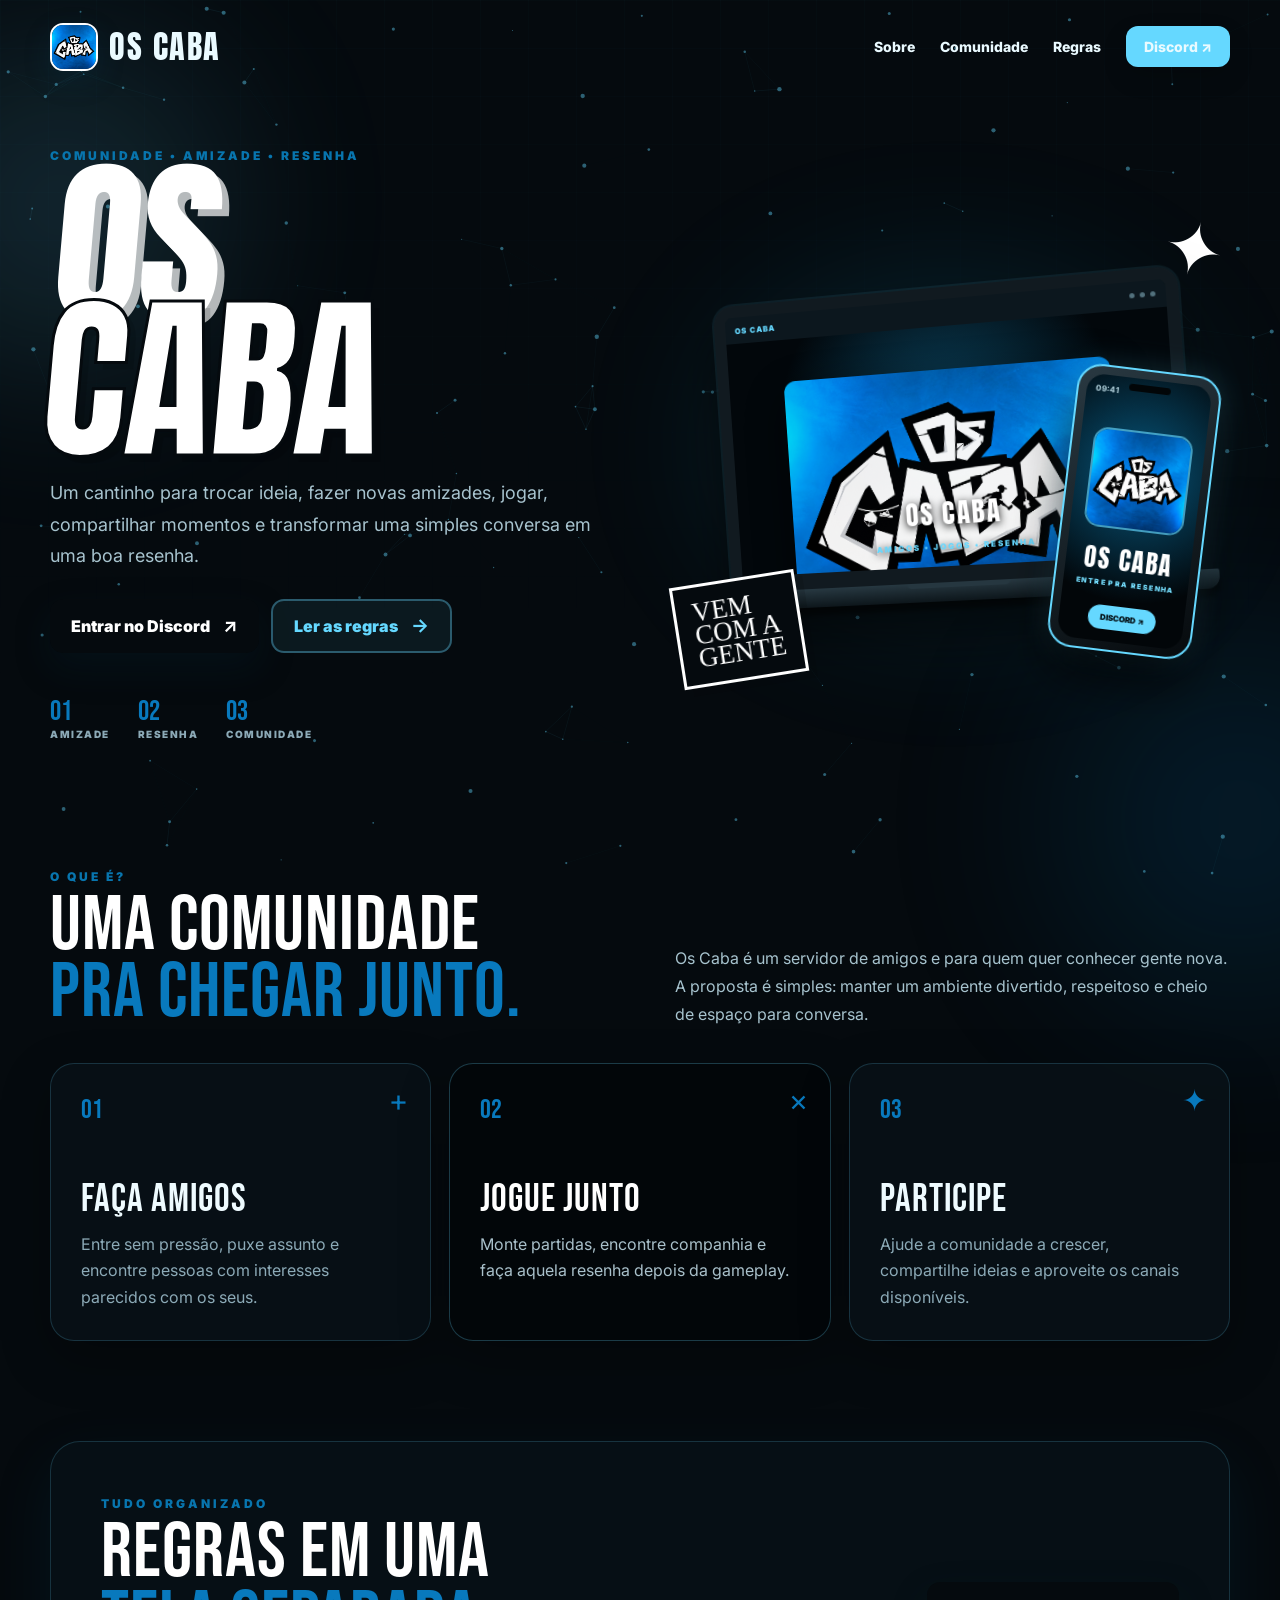
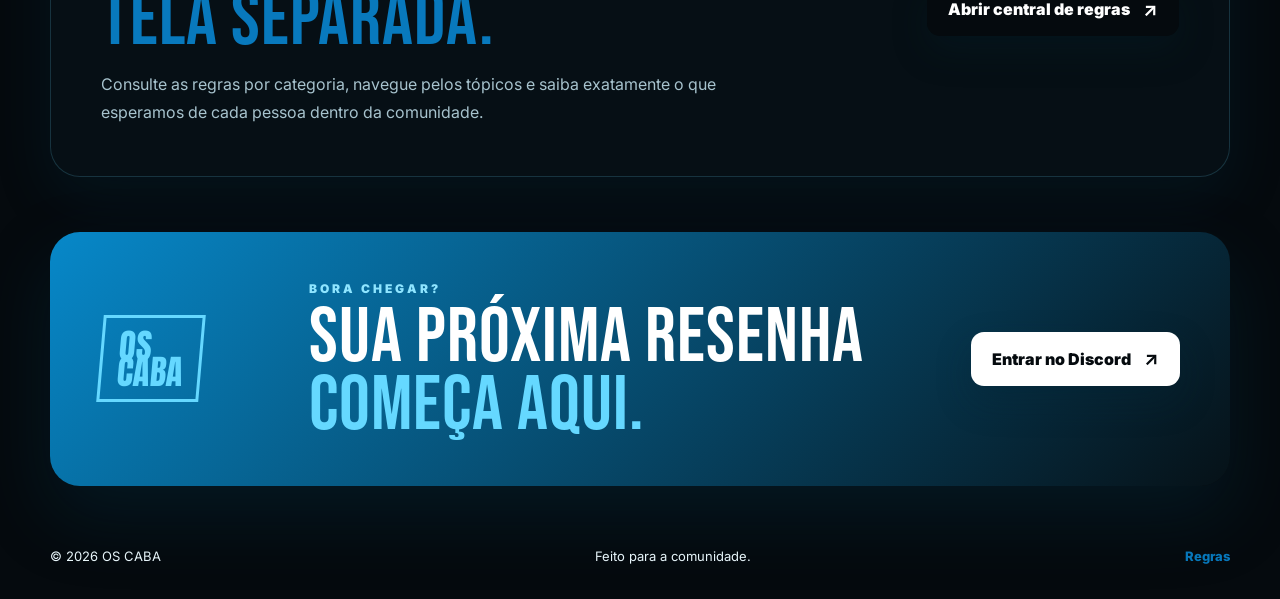
<file: index.html>
<!DOCTYPE html>
<html lang="pt-BR">
<head>
  <meta charset="UTF-8">
  <meta name="viewport" content="width=device-width, initial-scale=1.0">
  <meta name="theme-color" content="#65d8ff">
  <meta name="description" content="Os Caba — comunidade para fazer amigos, conversar, jogar e participar de uma boa resenha.">
  <title>Os Caba | Comunidade</title>
  <link rel="preconnect" href="https://fonts.googleapis.com">
  <link rel="preconnect" href="https://fonts.gstatic.com" crossorigin>
  <link href="https://fonts.googleapis.com/css2?family=Anton&family=Bebas+Neue&family=Permanent+Marker&family=Inter:wght@400;500;600;700;800;900&display=swap" rel="stylesheet">
  <link rel="stylesheet" href="style.css">
</head>
<body>
  <div class="bg-grid"></div><canvas id="particles"></canvas>
  <div class="blob blob-a"></div>
  <div class="blob blob-b"></div>

  <header class="navbar">
    <a class="brand" href="index.html">
      <img src="logo.png" alt="Logo Os Caba">
      <span>OS CABA</span>
    </a>
    <nav>
      <a href="#sobre">Sobre</a>
      <a href="#comunidade">Comunidade</a>
      <a href="regras.html" class="rules-link">Regras</a>
      <a href="https://discord.gg/Zhnh6x86F3" target="_blank" rel="noopener noreferrer" class="top-btn">Discord ↗</a>
    </nav>
  </header>

  <main>
    <section class="hero">
      <div class="hero-copy">
        <div class="tag">COMUNIDADE • AMIZADE • RESENHA</div>
        <h1>OS<br><span>CABA</span></h1>
        <p class="lead">
          Um cantinho para trocar ideia, fazer novas amizades, jogar, compartilhar
          momentos e transformar uma simples conversa em uma boa resenha.
        </p>
        <div class="actions">
          <a class="primary-btn" href="https://discord.gg/Zhnh6x86F3" target="_blank" rel="noopener noreferrer">
            <span>Entrar no Discord</span><b>↗</b>
          </a>
          <a class="secondary-btn" href="regras.html">
            Ler as regras <b>→</b>
          </a>
        </div>
        <div class="mini-stats">
          <div><strong>01</strong><span>AMIZADE</span></div>
          <div><strong>02</strong><span>RESENHA</span></div>
          <div><strong>03</strong><span>COMUNIDADE</span></div>
        </div>
      </div>

      <div class="hero-visual">
        <div class="device-scene">
          <div class="device-glow"></div>
          <div class="laptop">
            <div class="laptop-screen">
              <div class="screen-top"><span>OS CABA</span><i></i><i></i><i></i></div>
              <div class="screen-content">
                <img src="logo.png" alt="Imagem Os Caba no notebook">
                <div class="screen-copy"><b>OS CABA</b><small>AMIGOS • JOGOS • RESENHA</small></div>
              </div>
            </div>
            <div class="laptop-base"></div>
          </div>
          <div class="phone">
            <div class="phone-speaker"></div>
            <div class="phone-screen">
              <div class="phone-status">09:41</div>
              <img src="logo.png" alt="Imagem Os Caba no celular">
              <strong>OS CABA</strong>
              <small>ENTRE PRA RESENHA</small>
              <span class="phone-pill">DISCORD ↗</span>
            </div>
          </div>
          <div class="stamp">VEM<br>COM A<br>GENTE</div>
          <div class="scribble">✦</div>
        </div>
      </div>
    </section>

    <section class="section" id="sobre">
      <div class="section-head">
        <div>
          <span class="section-kicker">O QUE É?</span>
          <h2>Uma comunidade<br><span>pra chegar junto.</span></h2>
        </div>
        <p>
          Os Caba é um servidor de amigos e para quem quer conhecer gente nova.
          A proposta é simples: manter um ambiente divertido, respeitoso e cheio
          de espaço para conversa.
        </p>
      </div>

      <div class="cards" id="comunidade">
        <article class="card">
          <span class="number">01</span>
          <h3>Faça amigos</h3>
          <p>Entre sem pressão, puxe assunto e encontre pessoas com interesses parecidos com os seus.</p>
          <span class="card-mark">+</span>
        </article>
        <article class="card dark">
          <span class="number">02</span>
          <h3>Jogue junto</h3>
          <p>Monte partidas, encontre companhia e faça aquela resenha depois da gameplay.</p>
          <span class="card-mark">×</span>
        </article>
        <article class="card">
          <span class="number">03</span>
          <h3>Participe</h3>
          <p>Ajude a comunidade a crescer, compartilhe ideias e aproveite os canais disponíveis.</p>
          <span class="card-mark">✦</span>
        </article>
      </div>
    </section>

    <section class="rules-preview">
      <div>
        <span class="section-kicker">TUDO ORGANIZADO</span>
        <h2>Regras em uma<br><span>tela separada.</span></h2>
        <p>
          Consulte as regras por categoria, navegue pelos tópicos e saiba exatamente
          o que esperamos de cada pessoa dentro da comunidade.
        </p>
      </div>
      <a class="primary-btn" href="regras.html">Abrir central de regras <b>↗</b></a>
    </section>

    <section class="final-cta">
      <div class="cta-mark">OS<br>CABA</div>
      <div>
        <span class="section-kicker">BORA CHEGAR?</span>
        <h2>Sua próxima resenha<br><span>começa aqui.</span></h2>
      </div>
      <a class="primary-btn white" href="https://discord.gg/Zhnh6x86F3" target="_blank" rel="noopener noreferrer">
        Entrar no Discord <b>↗</b>
      </a>
    </section>
  </main>

  <footer>
    <span>© 2026 OS CABA</span>
    <span>Feito para a comunidade.</span>
    <a href="regras.html">Regras</a>
  </footer>
<script src="particles.js"></script>
</body>
</html>
</file>
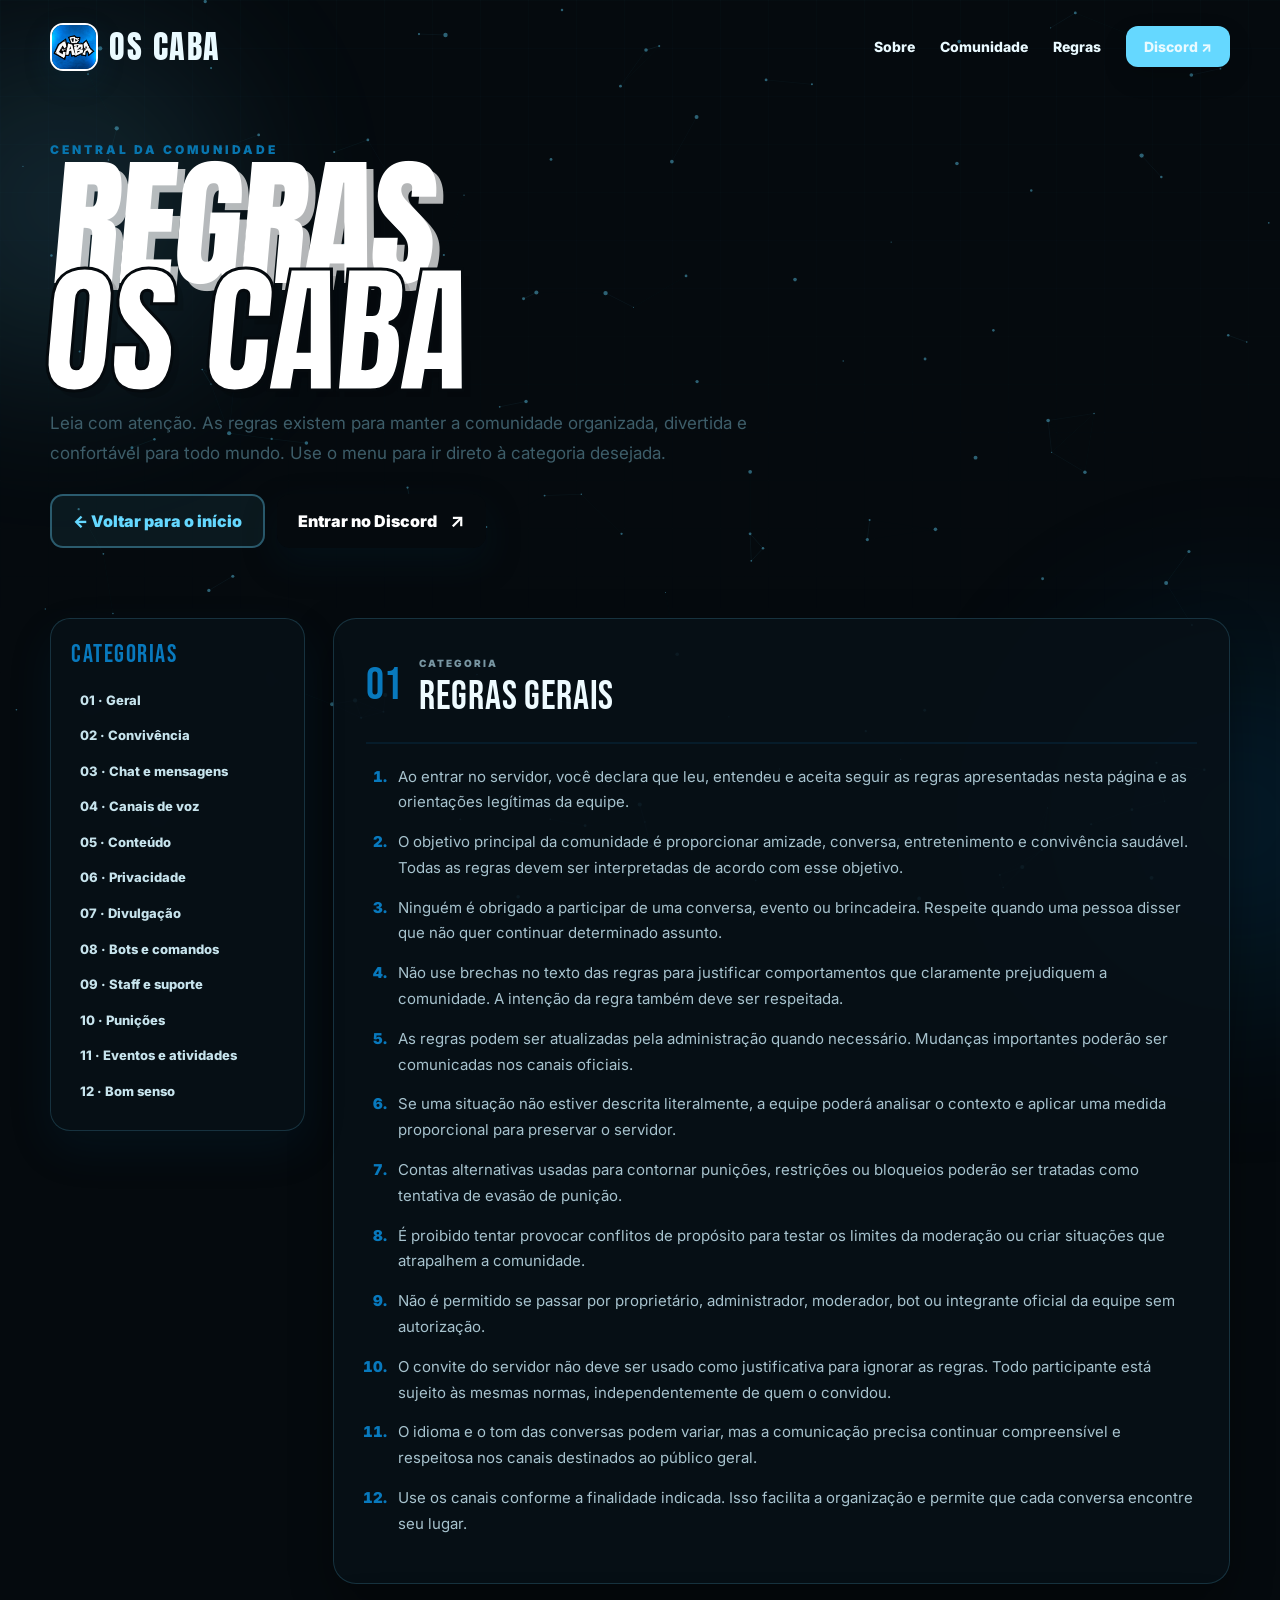
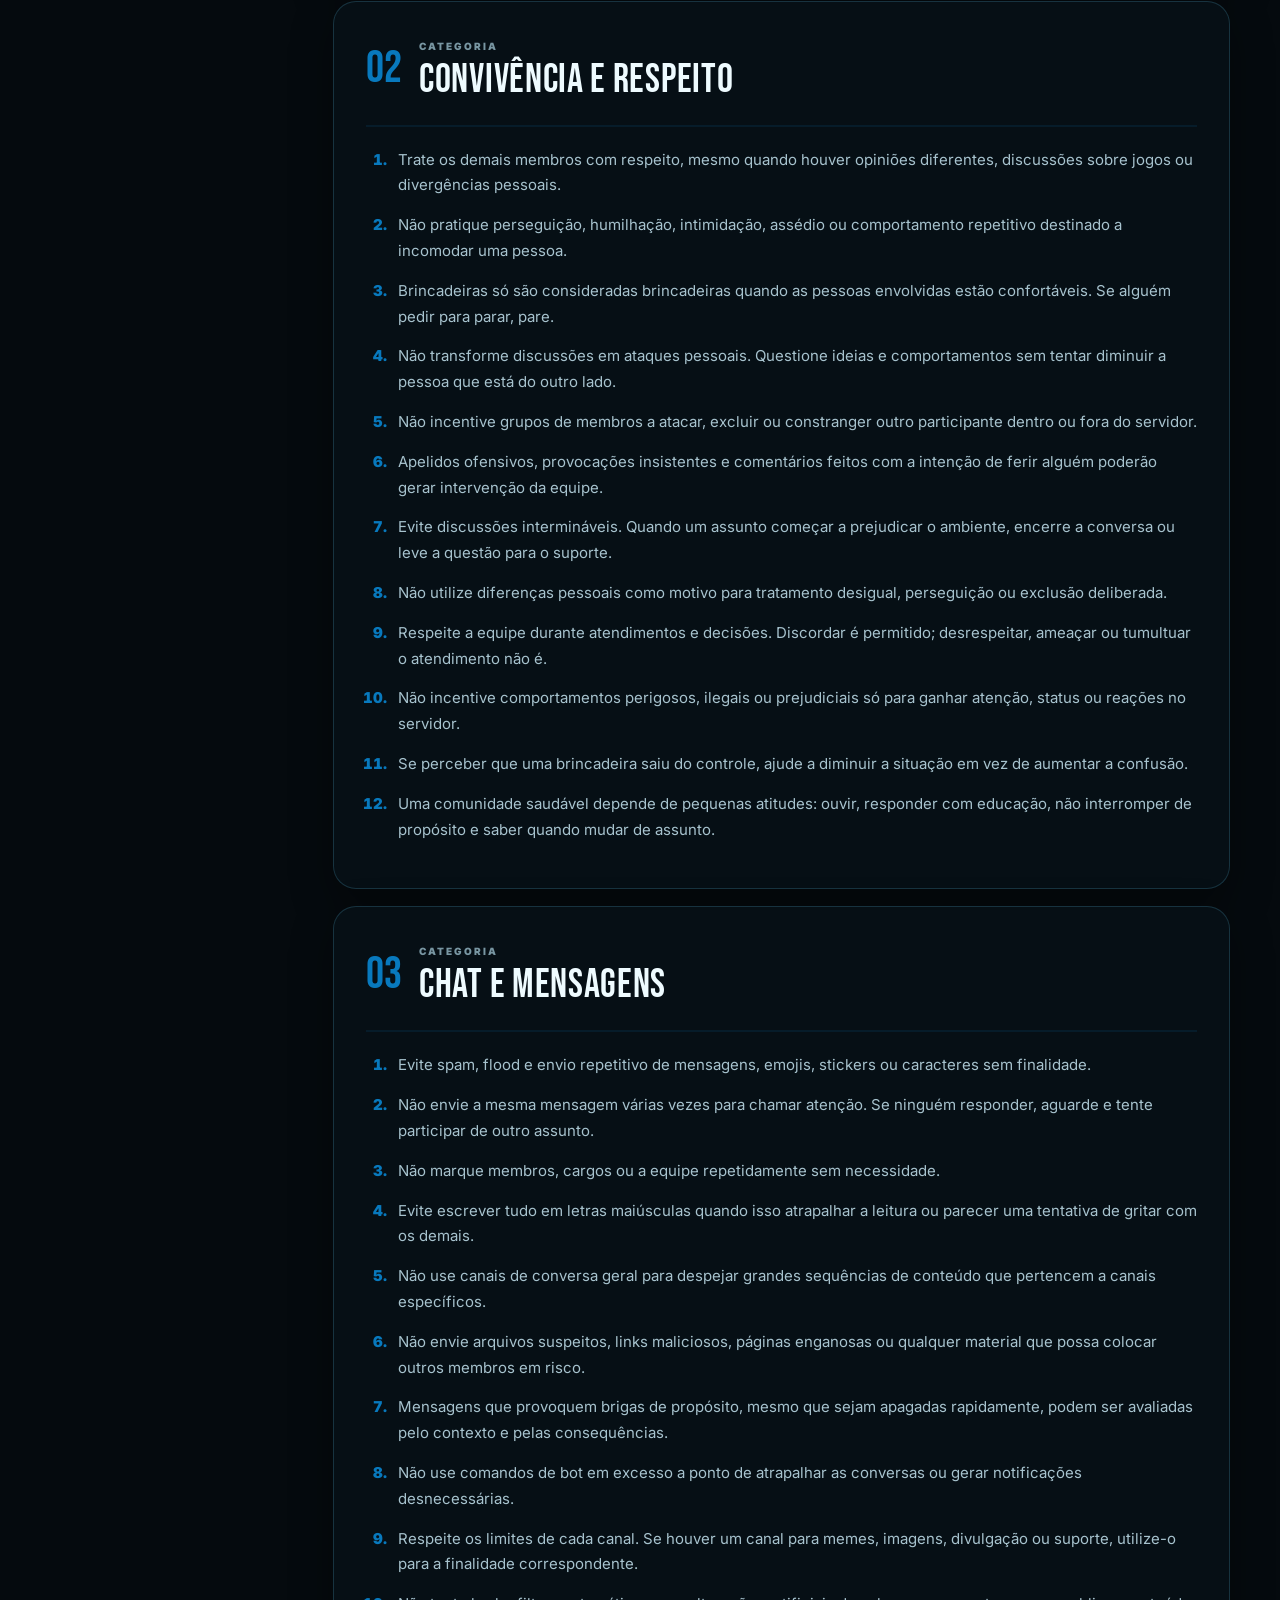
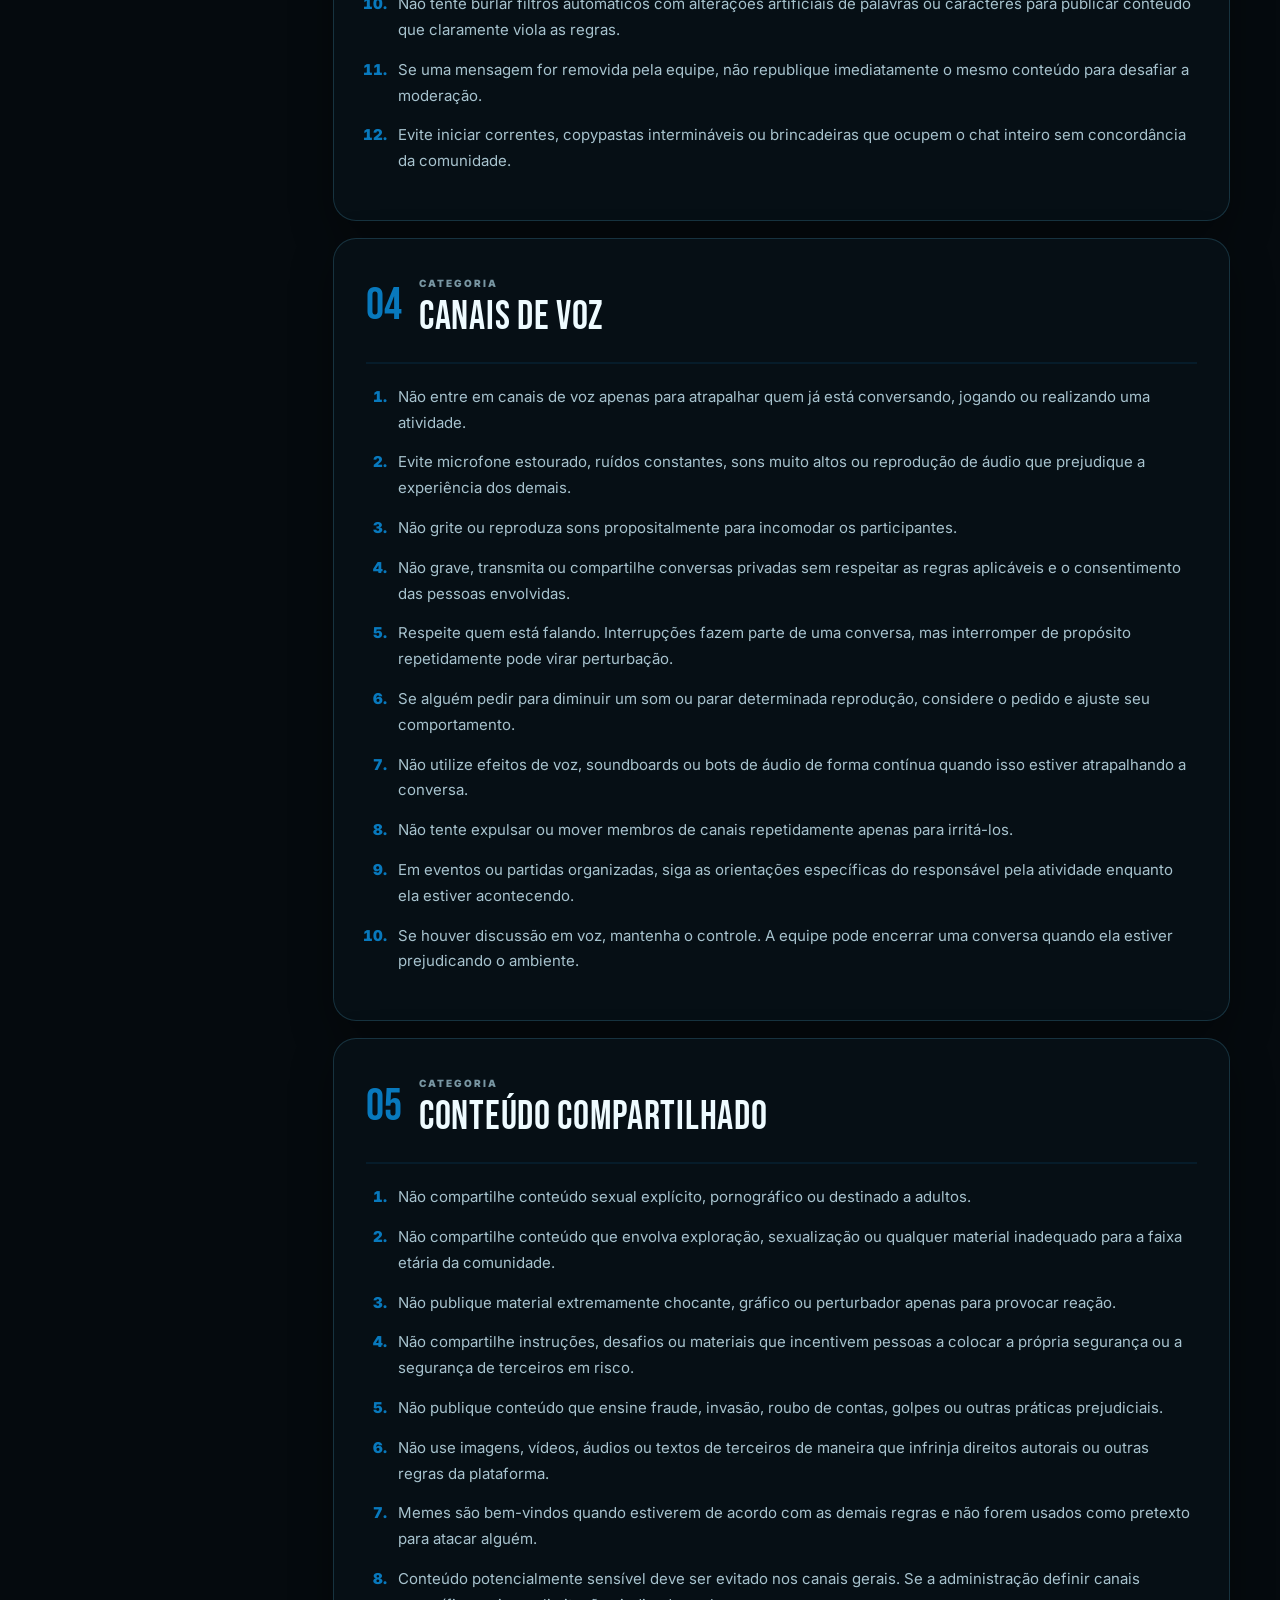
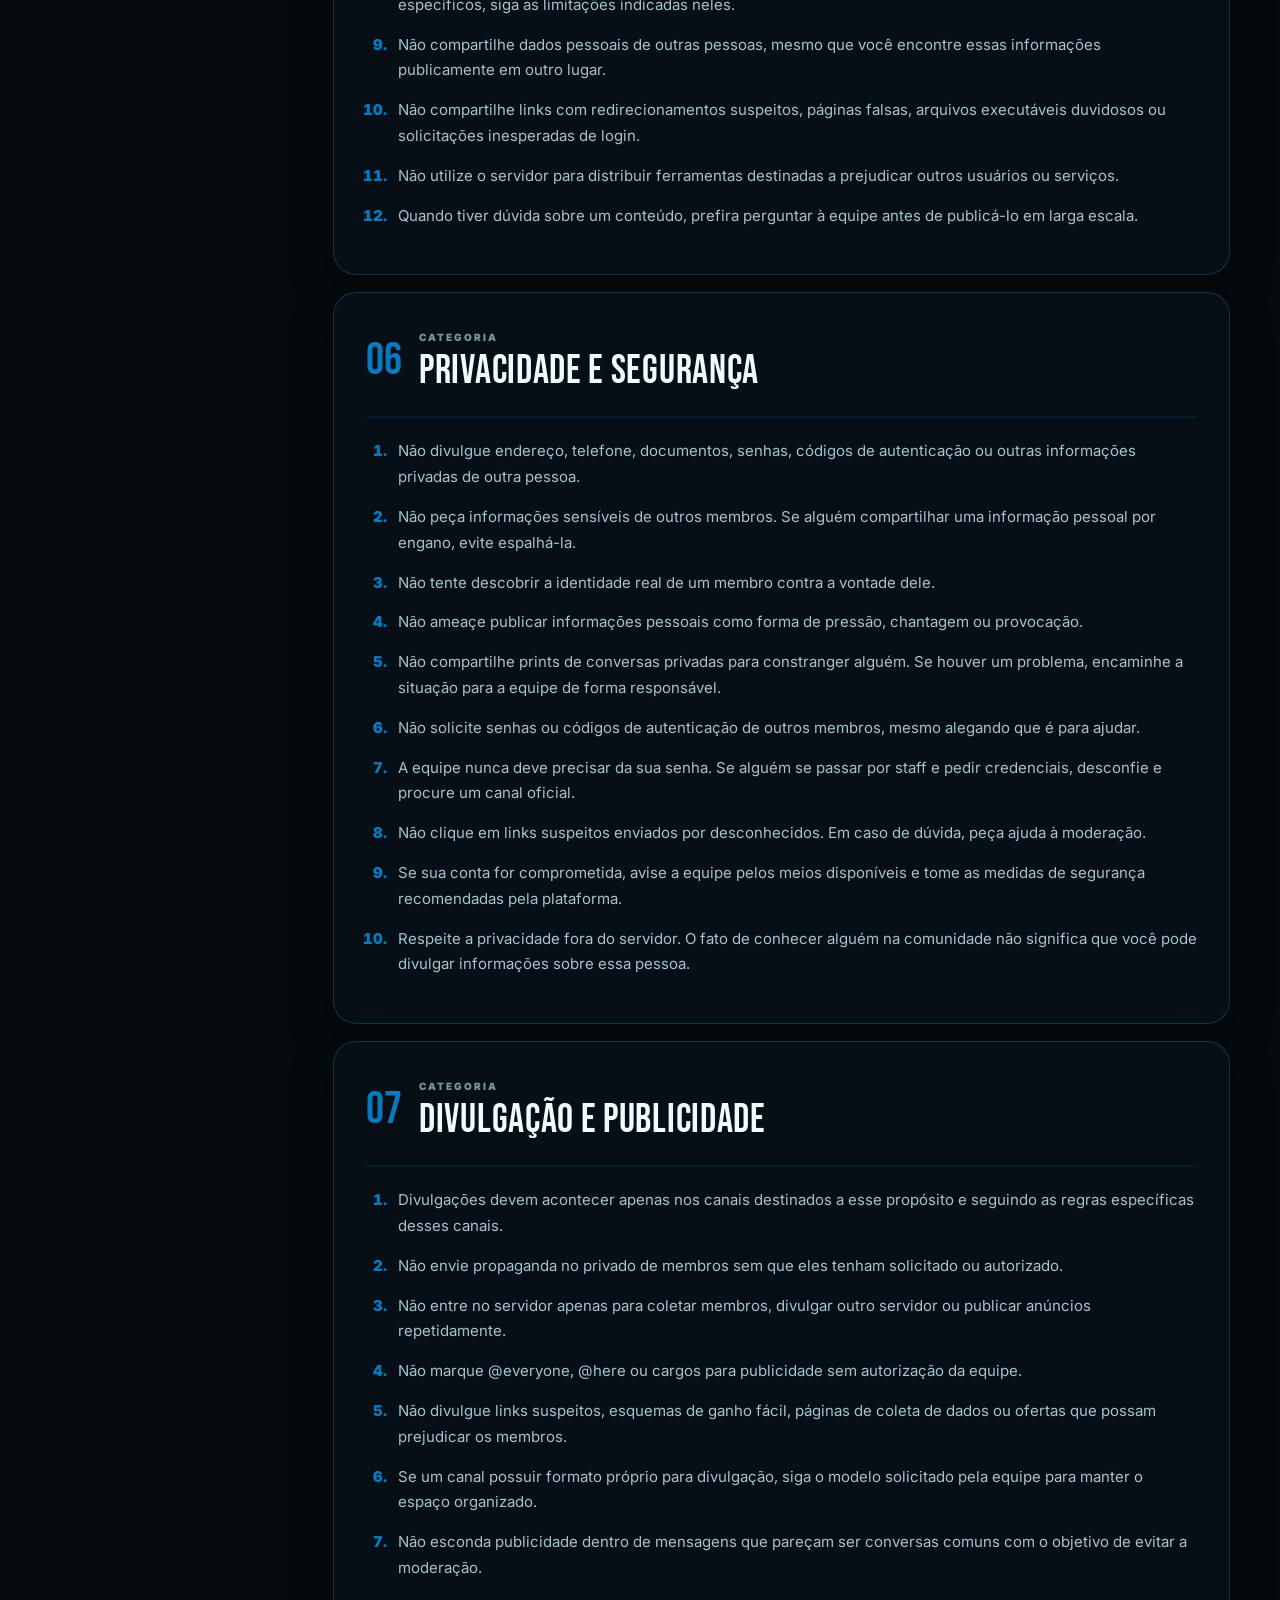
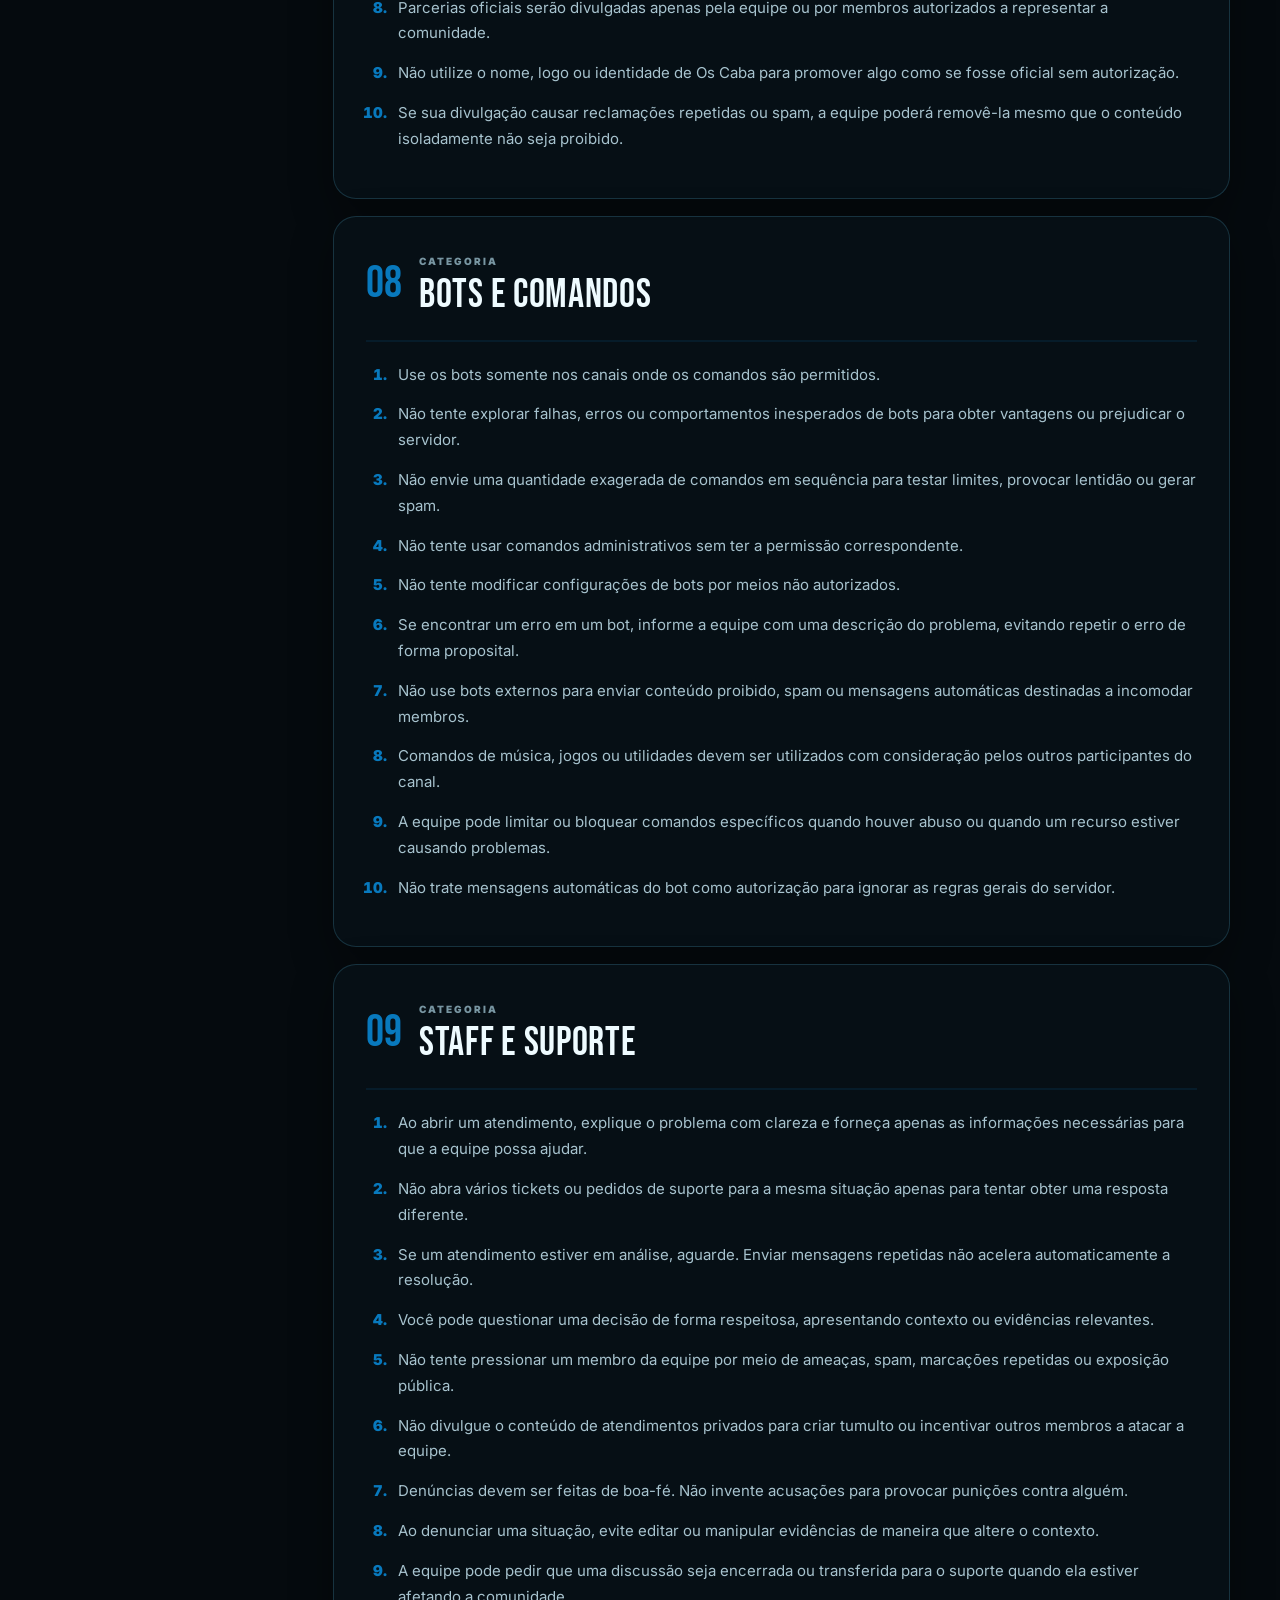
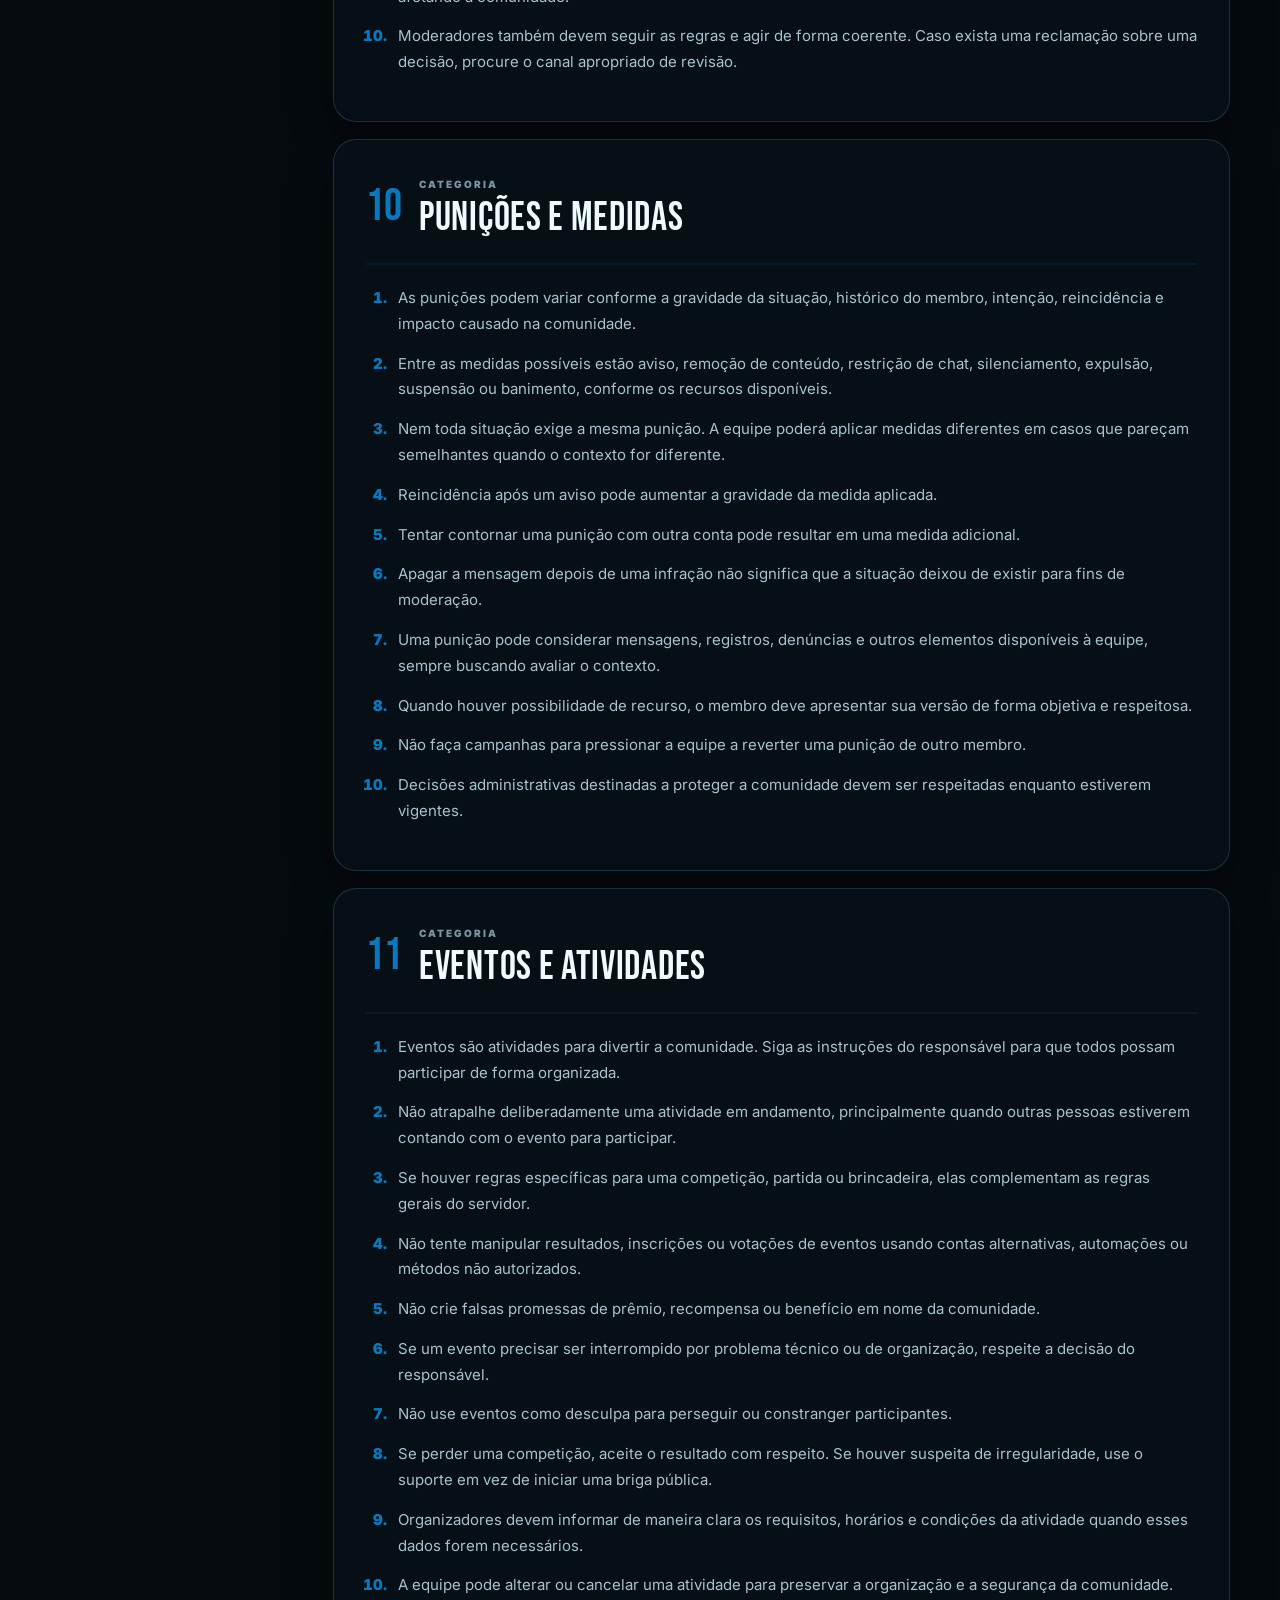
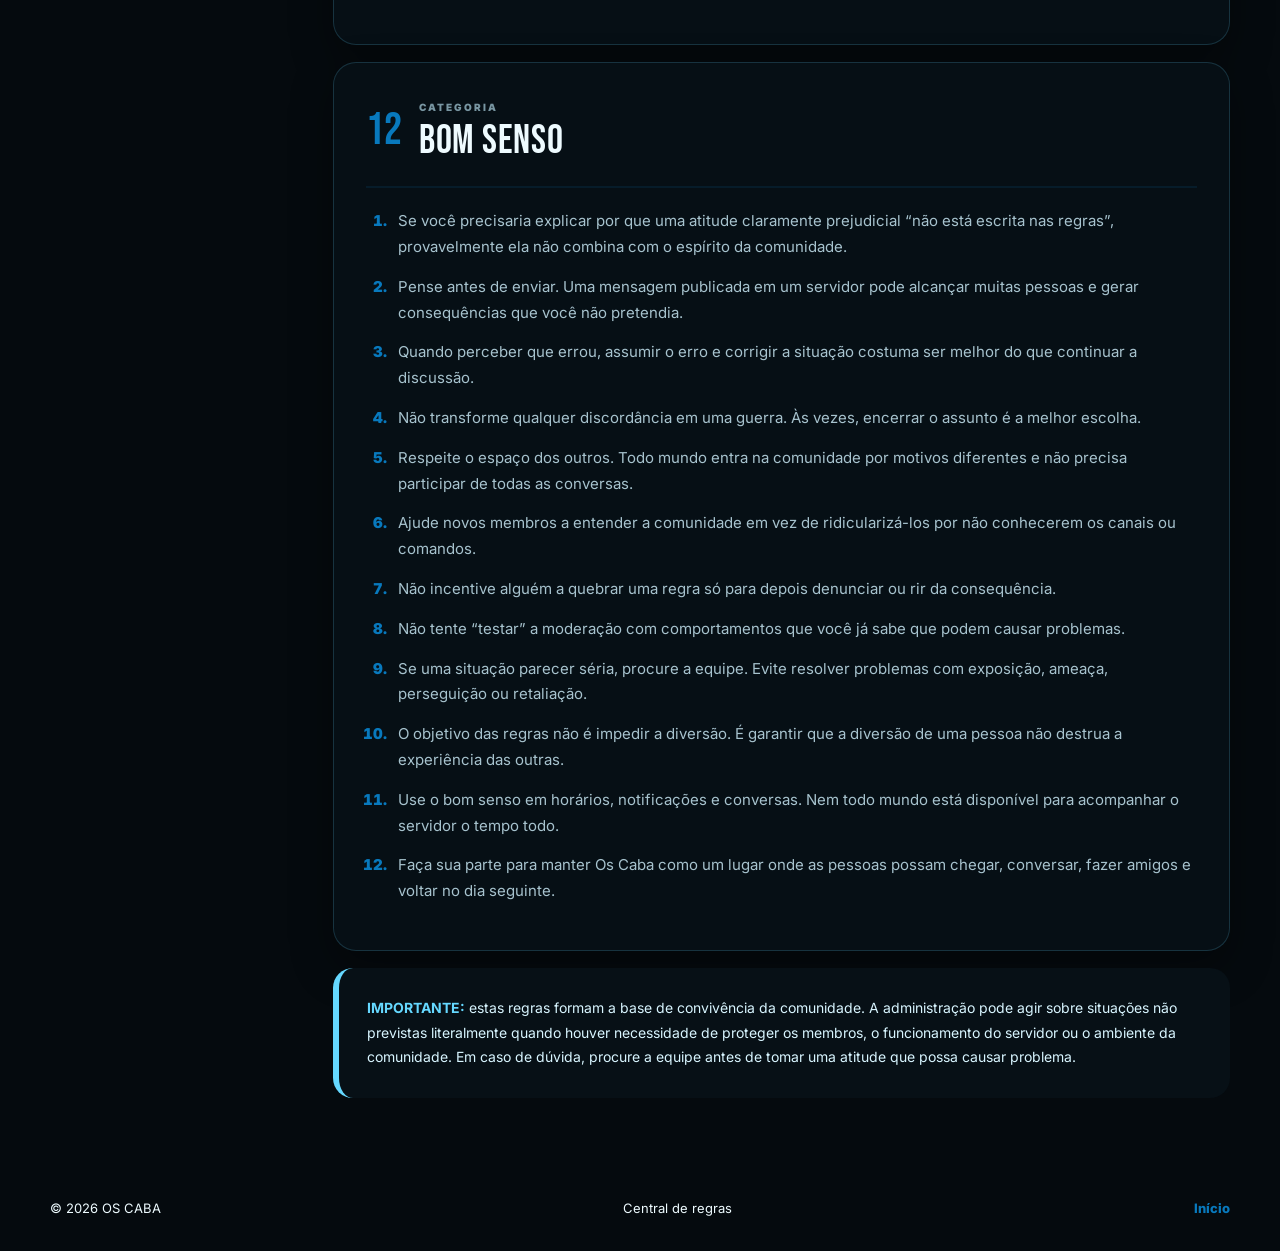
<file: regras.html>
<!DOCTYPE html>
<html lang="pt-BR">
<head>
  <meta charset="UTF-8">
  <meta name="viewport" content="width=device-width, initial-scale=1.0">
  <meta name="theme-color" content="#65d8ff">
  <meta name="description" content="Central de regras da comunidade Os Caba.">
  <title>Os Caba | Regras</title>
  <link rel="preconnect" href="https://fonts.googleapis.com">
  <link rel="preconnect" href="https://fonts.gstatic.com" crossorigin>
  <link href="https://fonts.googleapis.com/css2?family=Anton&family=Bebas+Neue&family=Permanent+Marker&family=Inter:wght@400;500;600;700;800;900&display=swap" rel="stylesheet">
  <link rel="stylesheet" href="style.css">
  <link rel="stylesheet" href="rules.css">
</head>
<body>
  <div class="bg-grid"></div><canvas id="particles"></canvas>
  <div class="blob blob-a"></div>
  <div class="blob blob-b"></div>

  <header class="navbar">
    <a class="brand" href="index.html">
      <img src="logo.png" alt="Logo Os Caba">
      <span>OS CABA</span>
    </a>
    <nav>
      <a href="index.html#sobre">Sobre</a>
      <a href="index.html#comunidade">Comunidade</a>
      <a href="regras.html" class="rules-link">Regras</a>
      <a href="https://discord.gg/Zhnh6x86F3" target="_blank" rel="noopener noreferrer" class="top-btn">Discord ↗</a>
    </nav>
  </header>

  <main class="rules-page">
    <section class="rules-hero">
      <span class="section-kicker">CENTRAL DA COMUNIDADE</span>
      <h1>REGRAS<br><span>OS CABA</span></h1>
      <p>
        Leia com atenção. As regras existem para manter a comunidade organizada,
        divertida e confortável para todo mundo. Use o menu para ir direto à categoria desejada.
      </p>
      <div class="rules-actions">
        <a class="secondary-btn" href="index.html">← Voltar para o início</a>
        <a class="primary-btn" href="https://discord.gg/Zhnh6x86F3" target="_blank" rel="noopener noreferrer">Entrar no Discord <b>↗</b></a>
      </div>
    </section>

    <div class="rules-layout">
      <aside class="rules-menu">
        <div class="menu-title">CATEGORIAS</div>
        <a href="#geral">01 · Geral</a>
        <a href="#convivencia">02 · Convivência</a>
        <a href="#chat">03 · Chat e mensagens</a>
        <a href="#voz">04 · Canais de voz</a>
        <a href="#conteudo">05 · Conteúdo</a>
        <a href="#privacidade">06 · Privacidade</a>
        <a href="#divulgacao">07 · Divulgação</a>
        <a href="#bots">08 · Bots e comandos</a>
        <a href="#staff">09 · Staff e suporte</a>
        <a href="#punicoes">10 · Punições</a>
        <a href="#eventos">11 · Eventos e atividades</a>
        <a href="#bom-senso">12 · Bom senso</a>
      </aside>

      <section class="rules-content">
        <article class="rule-category" id="geral">
          <div class="category-head"><span>01</span><div><small>CATEGORIA</small><h2>Regras gerais</h2></div></div>
          <ol>
            <li>Ao entrar no servidor, você declara que leu, entendeu e aceita seguir as regras apresentadas nesta página e as orientações legítimas da equipe.</li>
            <li>O objetivo principal da comunidade é proporcionar amizade, conversa, entretenimento e convivência saudável. Todas as regras devem ser interpretadas de acordo com esse objetivo.</li>
            <li>Ninguém é obrigado a participar de uma conversa, evento ou brincadeira. Respeite quando uma pessoa disser que não quer continuar determinado assunto.</li>
            <li>Não use brechas no texto das regras para justificar comportamentos que claramente prejudiquem a comunidade. A intenção da regra também deve ser respeitada.</li>
            <li>As regras podem ser atualizadas pela administração quando necessário. Mudanças importantes poderão ser comunicadas nos canais oficiais.</li>
            <li>Se uma situação não estiver descrita literalmente, a equipe poderá analisar o contexto e aplicar uma medida proporcional para preservar o servidor.</li>
            <li>Contas alternativas usadas para contornar punições, restrições ou bloqueios poderão ser tratadas como tentativa de evasão de punição.</li>
            <li>É proibido tentar provocar conflitos de propósito para testar os limites da moderação ou criar situações que atrapalhem a comunidade.</li>
            <li>Não é permitido se passar por proprietário, administrador, moderador, bot ou integrante oficial da equipe sem autorização.</li>
            <li>O convite do servidor não deve ser usado como justificativa para ignorar as regras. Todo participante está sujeito às mesmas normas, independentemente de quem o convidou.</li>
            <li>O idioma e o tom das conversas podem variar, mas a comunicação precisa continuar compreensível e respeitosa nos canais destinados ao público geral.</li>
            <li>Use os canais conforme a finalidade indicada. Isso facilita a organização e permite que cada conversa encontre seu lugar.</li>
          </ol>
        </article>

        <article class="rule-category" id="convivencia">
          <div class="category-head"><span>02</span><div><small>CATEGORIA</small><h2>Convivência e respeito</h2></div></div>
          <ol>
            <li>Trate os demais membros com respeito, mesmo quando houver opiniões diferentes, discussões sobre jogos ou divergências pessoais.</li>
            <li>Não pratique perseguição, humilhação, intimidação, assédio ou comportamento repetitivo destinado a incomodar uma pessoa.</li>
            <li>Brincadeiras só são consideradas brincadeiras quando as pessoas envolvidas estão confortáveis. Se alguém pedir para parar, pare.</li>
            <li>Não transforme discussões em ataques pessoais. Questione ideias e comportamentos sem tentar diminuir a pessoa que está do outro lado.</li>
            <li>Não incentive grupos de membros a atacar, excluir ou constranger outro participante dentro ou fora do servidor.</li>
            <li>Apelidos ofensivos, provocações insistentes e comentários feitos com a intenção de ferir alguém poderão gerar intervenção da equipe.</li>
            <li>Evite discussões intermináveis. Quando um assunto começar a prejudicar o ambiente, encerre a conversa ou leve a questão para o suporte.</li>
            <li>Não utilize diferenças pessoais como motivo para tratamento desigual, perseguição ou exclusão deliberada.</li>
            <li>Respeite a equipe durante atendimentos e decisões. Discordar é permitido; desrespeitar, ameaçar ou tumultuar o atendimento não é.</li>
            <li>Não incentive comportamentos perigosos, ilegais ou prejudiciais só para ganhar atenção, status ou reações no servidor.</li>
            <li>Se perceber que uma brincadeira saiu do controle, ajude a diminuir a situação em vez de aumentar a confusão.</li>
            <li>Uma comunidade saudável depende de pequenas atitudes: ouvir, responder com educação, não interromper de propósito e saber quando mudar de assunto.</li>
          </ol>
        </article>

        <article class="rule-category" id="chat">
          <div class="category-head"><span>03</span><div><small>CATEGORIA</small><h2>Chat e mensagens</h2></div></div>
          <ol>
            <li>Evite spam, flood e envio repetitivo de mensagens, emojis, stickers ou caracteres sem finalidade.</li>
            <li>Não envie a mesma mensagem várias vezes para chamar atenção. Se ninguém responder, aguarde e tente participar de outro assunto.</li>
            <li>Não marque membros, cargos ou a equipe repetidamente sem necessidade.</li>
            <li>Evite escrever tudo em letras maiúsculas quando isso atrapalhar a leitura ou parecer uma tentativa de gritar com os demais.</li>
            <li>Não use canais de conversa geral para despejar grandes sequências de conteúdo que pertencem a canais específicos.</li>
            <li>Não envie arquivos suspeitos, links maliciosos, páginas enganosas ou qualquer material que possa colocar outros membros em risco.</li>
            <li>Mensagens que provoquem brigas de propósito, mesmo que sejam apagadas rapidamente, podem ser avaliadas pelo contexto e pelas consequências.</li>
            <li>Não use comandos de bot em excesso a ponto de atrapalhar as conversas ou gerar notificações desnecessárias.</li>
            <li>Respeite os limites de cada canal. Se houver um canal para memes, imagens, divulgação ou suporte, utilize-o para a finalidade correspondente.</li>
            <li>Não tente burlar filtros automáticos com alterações artificiais de palavras ou caracteres para publicar conteúdo que claramente viola as regras.</li>
            <li>Se uma mensagem for removida pela equipe, não republique imediatamente o mesmo conteúdo para desafiar a moderação.</li>
            <li>Evite iniciar correntes, copypastas intermináveis ou brincadeiras que ocupem o chat inteiro sem concordância da comunidade.</li>
          </ol>
        </article>

        <article class="rule-category" id="voz">
          <div class="category-head"><span>04</span><div><small>CATEGORIA</small><h2>Canais de voz</h2></div></div>
          <ol>
            <li>Não entre em canais de voz apenas para atrapalhar quem já está conversando, jogando ou realizando uma atividade.</li>
            <li>Evite microfone estourado, ruídos constantes, sons muito altos ou reprodução de áudio que prejudique a experiência dos demais.</li>
            <li>Não grite ou reproduza sons propositalmente para incomodar os participantes.</li>
            <li>Não grave, transmita ou compartilhe conversas privadas sem respeitar as regras aplicáveis e o consentimento das pessoas envolvidas.</li>
            <li>Respeite quem está falando. Interrupções fazem parte de uma conversa, mas interromper de propósito repetidamente pode virar perturbação.</li>
            <li>Se alguém pedir para diminuir um som ou parar determinada reprodução, considere o pedido e ajuste seu comportamento.</li>
            <li>Não utilize efeitos de voz, soundboards ou bots de áudio de forma contínua quando isso estiver atrapalhando a conversa.</li>
            <li>Não tente expulsar ou mover membros de canais repetidamente apenas para irritá-los.</li>
            <li>Em eventos ou partidas organizadas, siga as orientações específicas do responsável pela atividade enquanto ela estiver acontecendo.</li>
            <li>Se houver discussão em voz, mantenha o controle. A equipe pode encerrar uma conversa quando ela estiver prejudicando o ambiente.</li>
          </ol>
        </article>

        <article class="rule-category" id="conteudo">
          <div class="category-head"><span>05</span><div><small>CATEGORIA</small><h2>Conteúdo compartilhado</h2></div></div>
          <ol>
            <li>Não compartilhe conteúdo sexual explícito, pornográfico ou destinado a adultos.</li>
            <li>Não compartilhe conteúdo que envolva exploração, sexualização ou qualquer material inadequado para a faixa etária da comunidade.</li>
            <li>Não publique material extremamente chocante, gráfico ou perturbador apenas para provocar reação.</li>
            <li>Não compartilhe instruções, desafios ou materiais que incentivem pessoas a colocar a própria segurança ou a segurança de terceiros em risco.</li>
            <li>Não publique conteúdo que ensine fraude, invasão, roubo de contas, golpes ou outras práticas prejudiciais.</li>
            <li>Não use imagens, vídeos, áudios ou textos de terceiros de maneira que infrinja direitos autorais ou outras regras da plataforma.</li>
            <li>Memes são bem-vindos quando estiverem de acordo com as demais regras e não forem usados como pretexto para atacar alguém.</li>
            <li>Conteúdo potencialmente sensível deve ser evitado nos canais gerais. Se a administração definir canais específicos, siga as limitações indicadas neles.</li>
            <li>Não compartilhe dados pessoais de outras pessoas, mesmo que você encontre essas informações publicamente em outro lugar.</li>
            <li>Não compartilhe links com redirecionamentos suspeitos, páginas falsas, arquivos executáveis duvidosos ou solicitações inesperadas de login.</li>
            <li>Não utilize o servidor para distribuir ferramentas destinadas a prejudicar outros usuários ou serviços.</li>
            <li>Quando tiver dúvida sobre um conteúdo, prefira perguntar à equipe antes de publicá-lo em larga escala.</li>
          </ol>
        </article>

        <article class="rule-category" id="privacidade">
          <div class="category-head"><span>06</span><div><small>CATEGORIA</small><h2>Privacidade e segurança</h2></div></div>
          <ol>
            <li>Não divulgue endereço, telefone, documentos, senhas, códigos de autenticação ou outras informações privadas de outra pessoa.</li>
            <li>Não peça informações sensíveis de outros membros. Se alguém compartilhar uma informação pessoal por engano, evite espalhá-la.</li>
            <li>Não tente descobrir a identidade real de um membro contra a vontade dele.</li>
            <li>Não ameaçe publicar informações pessoais como forma de pressão, chantagem ou provocação.</li>
            <li>Não compartilhe prints de conversas privadas para constranger alguém. Se houver um problema, encaminhe a situação para a equipe de forma responsável.</li>
            <li>Não solicite senhas ou códigos de autenticação de outros membros, mesmo alegando que é para ajudar.</li>
            <li>A equipe nunca deve precisar da sua senha. Se alguém se passar por staff e pedir credenciais, desconfie e procure um canal oficial.</li>
            <li>Não clique em links suspeitos enviados por desconhecidos. Em caso de dúvida, peça ajuda à moderação.</li>
            <li>Se sua conta for comprometida, avise a equipe pelos meios disponíveis e tome as medidas de segurança recomendadas pela plataforma.</li>
            <li>Respeite a privacidade fora do servidor. O fato de conhecer alguém na comunidade não significa que você pode divulgar informações sobre essa pessoa.</li>
          </ol>
        </article>

        <article class="rule-category" id="divulgacao">
          <div class="category-head"><span>07</span><div><small>CATEGORIA</small><h2>Divulgação e publicidade</h2></div></div>
          <ol>
            <li>Divulgações devem acontecer apenas nos canais destinados a esse propósito e seguindo as regras específicas desses canais.</li>
            <li>Não envie propaganda no privado de membros sem que eles tenham solicitado ou autorizado.</li>
            <li>Não entre no servidor apenas para coletar membros, divulgar outro servidor ou publicar anúncios repetidamente.</li>
            <li>Não marque @everyone, @here ou cargos para publicidade sem autorização da equipe.</li>
            <li>Não divulgue links suspeitos, esquemas de ganho fácil, páginas de coleta de dados ou ofertas que possam prejudicar os membros.</li>
            <li>Se um canal possuir formato próprio para divulgação, siga o modelo solicitado pela equipe para manter o espaço organizado.</li>
            <li>Não esconda publicidade dentro de mensagens que pareçam ser conversas comuns com o objetivo de evitar a moderação.</li>
            <li>Parcerias oficiais serão divulgadas apenas pela equipe ou por membros autorizados a representar a comunidade.</li>
            <li>Não utilize o nome, logo ou identidade de Os Caba para promover algo como se fosse oficial sem autorização.</li>
            <li>Se sua divulgação causar reclamações repetidas ou spam, a equipe poderá removê-la mesmo que o conteúdo isoladamente não seja proibido.</li>
          </ol>
        </article>

        <article class="rule-category" id="bots">
          <div class="category-head"><span>08</span><div><small>CATEGORIA</small><h2>Bots e comandos</h2></div></div>
          <ol>
            <li>Use os bots somente nos canais onde os comandos são permitidos.</li>
            <li>Não tente explorar falhas, erros ou comportamentos inesperados de bots para obter vantagens ou prejudicar o servidor.</li>
            <li>Não envie uma quantidade exagerada de comandos em sequência para testar limites, provocar lentidão ou gerar spam.</li>
            <li>Não tente usar comandos administrativos sem ter a permissão correspondente.</li>
            <li>Não tente modificar configurações de bots por meios não autorizados.</li>
            <li>Se encontrar um erro em um bot, informe a equipe com uma descrição do problema, evitando repetir o erro de forma proposital.</li>
            <li>Não use bots externos para enviar conteúdo proibido, spam ou mensagens automáticas destinadas a incomodar membros.</li>
            <li>Comandos de música, jogos ou utilidades devem ser utilizados com consideração pelos outros participantes do canal.</li>
            <li>A equipe pode limitar ou bloquear comandos específicos quando houver abuso ou quando um recurso estiver causando problemas.</li>
            <li>Não trate mensagens automáticas do bot como autorização para ignorar as regras gerais do servidor.</li>
          </ol>
        </article>

        <article class="rule-category" id="staff">
          <div class="category-head"><span>09</span><div><small>CATEGORIA</small><h2>Staff e suporte</h2></div></div>
          <ol>
            <li>Ao abrir um atendimento, explique o problema com clareza e forneça apenas as informações necessárias para que a equipe possa ajudar.</li>
            <li>Não abra vários tickets ou pedidos de suporte para a mesma situação apenas para tentar obter uma resposta diferente.</li>
            <li>Se um atendimento estiver em análise, aguarde. Enviar mensagens repetidas não acelera automaticamente a resolução.</li>
            <li>Você pode questionar uma decisão de forma respeitosa, apresentando contexto ou evidências relevantes.</li>
            <li>Não tente pressionar um membro da equipe por meio de ameaças, spam, marcações repetidas ou exposição pública.</li>
            <li>Não divulgue o conteúdo de atendimentos privados para criar tumulto ou incentivar outros membros a atacar a equipe.</li>
            <li>Denúncias devem ser feitas de boa-fé. Não invente acusações para provocar punições contra alguém.</li>
            <li>Ao denunciar uma situação, evite editar ou manipular evidências de maneira que altere o contexto.</li>
            <li>A equipe pode pedir que uma discussão seja encerrada ou transferida para o suporte quando ela estiver afetando a comunidade.</li>
            <li>Moderadores também devem seguir as regras e agir de forma coerente. Caso exista uma reclamação sobre uma decisão, procure o canal apropriado de revisão.</li>
          </ol>
        </article>

        <article class="rule-category" id="punicoes">
          <div class="category-head"><span>10</span><div><small>CATEGORIA</small><h2>Punições e medidas</h2></div></div>
          <ol>
            <li>As punições podem variar conforme a gravidade da situação, histórico do membro, intenção, reincidência e impacto causado na comunidade.</li>
            <li>Entre as medidas possíveis estão aviso, remoção de conteúdo, restrição de chat, silenciamento, expulsão, suspensão ou banimento, conforme os recursos disponíveis.</li>
            <li>Nem toda situação exige a mesma punição. A equipe poderá aplicar medidas diferentes em casos que pareçam semelhantes quando o contexto for diferente.</li>
            <li>Reincidência após um aviso pode aumentar a gravidade da medida aplicada.</li>
            <li>Tentar contornar uma punição com outra conta pode resultar em uma medida adicional.</li>
            <li>Apagar a mensagem depois de uma infração não significa que a situação deixou de existir para fins de moderação.</li>
            <li>Uma punição pode considerar mensagens, registros, denúncias e outros elementos disponíveis à equipe, sempre buscando avaliar o contexto.</li>
            <li>Quando houver possibilidade de recurso, o membro deve apresentar sua versão de forma objetiva e respeitosa.</li>
            <li>Não faça campanhas para pressionar a equipe a reverter uma punição de outro membro.</li>
            <li>Decisões administrativas destinadas a proteger a comunidade devem ser respeitadas enquanto estiverem vigentes.</li>
          </ol>
        </article>

        <article class="rule-category" id="eventos">
          <div class="category-head"><span>11</span><div><small>CATEGORIA</small><h2>Eventos e atividades</h2></div></div>
          <ol>
            <li>Eventos são atividades para divertir a comunidade. Siga as instruções do responsável para que todos possam participar de forma organizada.</li>
            <li>Não atrapalhe deliberadamente uma atividade em andamento, principalmente quando outras pessoas estiverem contando com o evento para participar.</li>
            <li>Se houver regras específicas para uma competição, partida ou brincadeira, elas complementam as regras gerais do servidor.</li>
            <li>Não tente manipular resultados, inscrições ou votações de eventos usando contas alternativas, automações ou métodos não autorizados.</li>
            <li>Não crie falsas promessas de prêmio, recompensa ou benefício em nome da comunidade.</li>
            <li>Se um evento precisar ser interrompido por problema técnico ou de organização, respeite a decisão do responsável.</li>
            <li>Não use eventos como desculpa para perseguir ou constranger participantes.</li>
            <li>Se perder uma competição, aceite o resultado com respeito. Se houver suspeita de irregularidade, use o suporte em vez de iniciar uma briga pública.</li>
            <li>Organizadores devem informar de maneira clara os requisitos, horários e condições da atividade quando esses dados forem necessários.</li>
            <li>A equipe pode alterar ou cancelar uma atividade para preservar a organização e a segurança da comunidade.</li>
          </ol>
        </article>

        <article class="rule-category" id="bom-senso">
          <div class="category-head"><span>12</span><div><small>CATEGORIA</small><h2>Bom senso</h2></div></div>
          <ol>
            <li>Se você precisaria explicar por que uma atitude claramente prejudicial “não está escrita nas regras”, provavelmente ela não combina com o espírito da comunidade.</li>
            <li>Pense antes de enviar. Uma mensagem publicada em um servidor pode alcançar muitas pessoas e gerar consequências que você não pretendia.</li>
            <li>Quando perceber que errou, assumir o erro e corrigir a situação costuma ser melhor do que continuar a discussão.</li>
            <li>Não transforme qualquer discordância em uma guerra. Às vezes, encerrar o assunto é a melhor escolha.</li>
            <li>Respeite o espaço dos outros. Todo mundo entra na comunidade por motivos diferentes e não precisa participar de todas as conversas.</li>
            <li>Ajude novos membros a entender a comunidade em vez de ridicularizá-los por não conhecerem os canais ou comandos.</li>
            <li>Não incentive alguém a quebrar uma regra só para depois denunciar ou rir da consequência.</li>
            <li>Não tente “testar” a moderação com comportamentos que você já sabe que podem causar problemas.</li>
            <li>Se uma situação parecer séria, procure a equipe. Evite resolver problemas com exposição, ameaça, perseguição ou retaliação.</li>
            <li>O objetivo das regras não é impedir a diversão. É garantir que a diversão de uma pessoa não destrua a experiência das outras.</li>
            <li>Use o bom senso em horários, notificações e conversas. Nem todo mundo está disponível para acompanhar o servidor o tempo todo.</li>
            <li>Faça sua parte para manter Os Caba como um lugar onde as pessoas possam chegar, conversar, fazer amigos e voltar no dia seguinte.</li>
          </ol>
        </article>

        <div class="rules-note">
          <strong>IMPORTANTE:</strong>
          estas regras formam a base de convivência da comunidade. A administração pode agir
          sobre situações não previstas literalmente quando houver necessidade de proteger os membros,
          o funcionamento do servidor ou o ambiente da comunidade. Em caso de dúvida, procure a equipe
          antes de tomar uma atitude que possa causar problema.
        </div>
      </section>
    </div>
  </main>

  <footer>
    <span>© 2026 OS CABA</span>
    <span>Central de regras</span>
    <a href="index.html">Início</a>
  </footer>
<script src="particles.js"></script>
</body>
</html>
</file>
<file: style.css>
*{box-sizing:border-box;margin:0;padding:0}
:root{--blue:#65d8ff;--blue2:#18aee8;--blue3:#0879bd;--black:#050a0e;--ink:#eefbff;--white:#fff;--soft:#dff7ff;--muted:#8caab7}
html{scroll-behavior:smooth}
body{min-height:100vh;background:#050a0e;color:#eefbff;font-family:Inter,Arial,sans-serif;overflow-x:hidden}
.bg-grid{position:fixed;inset:0;pointer-events:none;opacity:.10;background-image:linear-gradient(rgba(101,216,255,.18) 1px,transparent 1px),linear-gradient(90deg,rgba(101,216,255,.18) 1px,transparent 1px);background-size:48px 48px;mask-image:linear-gradient(to bottom,#000,transparent 85%);z-index:0}
.blob{position:fixed;border-radius:50%;filter:blur(100px);pointer-events:none;opacity:.16}.blob-a{width:320px;height:320px;background:#65d8ff;top:5%;left:-100px}.blob-b{width:360px;height:360px;background:#0879bd;right:-140px;bottom:-100px}
.navbar{width:min(1180px,calc(100% - 40px));margin:auto;padding:22px 0;display:flex;align-items:center;justify-content:space-between;position:relative;z-index:5}
.brand{display:flex;align-items:center;gap:11px;color:var(--black);text-decoration:none;font:32px "Anton",Impact,sans-serif;letter-spacing:1.5px}
.brand img{width:48px;height:48px;object-fit:cover;border-radius:13px;border:2px solid #fff;box-shadow:0 10px 28px rgba(0,65,95,.2)}
nav{display:flex;align-items:center;gap:25px}nav a{color:var(--black);text-decoration:none;font-size:14px;font-weight:800}nav a:not(.top-btn):hover{color:#0879bd}
.top-btn{padding:12px 18px;border-radius:12px;background:var(--black);color:#fff;box-shadow:0 10px 24px rgba(0,0,0,.16);transition:.2s}.top-btn:hover{transform:translateY(-2px)}
main{position:relative;z-index:2}
.hero{width:min(1180px,calc(100% - 40px));min-height:690px;margin:auto;display:grid;grid-template-columns:1fr 1fr;align-items:center;gap:50px;padding:55px 0 95px}
.tag,.section-kicker{font-size:12px;font-weight:900;letter-spacing:3px;color:#0875ae}
.hero h1,.rules-hero h1{font:clamp(100px,14vw,190px)/.76 "Anton",Impact,sans-serif;letter-spacing:-2px;transform:skew(-5deg);margin-top:12px;text-shadow:7px 7px 0 rgba(255,255,255,.7)}
.hero h1 span,.rules-hero h1 span{color:#fff;-webkit-text-stroke:3px var(--black);text-shadow:7px 7px 0 rgba(0,0,0,.12)}
.lead{max-width:560px;color:#294b5b;font-size:18px;line-height:1.75;margin-top:30px}
.actions{display:flex;flex-wrap:wrap;gap:12px;margin-top:27px}
.primary-btn,.secondary-btn{display:inline-flex;align-items:center;justify-content:center;gap:13px;min-height:54px;padding:0 21px;border-radius:13px;text-decoration:none;font-weight:900;transition:.2s}
.primary-btn{background:var(--black);color:#fff;box-shadow:0 15px 35px rgba(0,35,52,.25)}.primary-btn:hover{transform:translateY(-3px);box-shadow:0 20px 40px rgba(0,35,52,.32)}
.primary-btn b,.secondary-btn b{font-size:19px}.secondary-btn{border:2px solid rgba(0,66,95,.2);color:#075f8f;background:rgba(255,255,255,.3)}.secondary-btn:hover{background:#fff;transform:translateY(-2px)}
.mini-stats{display:flex;gap:28px;margin-top:42px}.mini-stats div{display:flex;flex-direction:column}.mini-stats strong{font:28px "Bebas Neue",Impact,sans-serif;color:#0879bd}.mini-stats span{font-size:10px;font-weight:900;letter-spacing:1.5px;color:#3b5967}
.hero-visual{position:relative;min-height:510px;display:grid;place-items:center}
.logo-frame{position:relative;width:min(530px,100%);aspect-ratio:1/1;padding:24px;border-radius:34px;background:rgba(255,255,255,.38);border:2px solid rgba(255,255,255,.9);box-shadow:0 35px 75px rgba(0,76,112,.25);backdrop-filter:blur(12px);transform:rotate(3deg)}
.logo-frame:before{content:"";position:absolute;inset:13px;border:3px solid rgba(7,16,22,.1);border-radius:25px;pointer-events:none}
.logo-frame img{width:100%;height:100%;object-fit:cover;border-radius:22px}
.frame-top,.frame-bottom{position:absolute;z-index:3;left:50%;transform:translateX(-50%);font:23px "Bebas Neue",Impact,sans-serif;letter-spacing:2px;color:#fff;background:var(--black);padding:7px 15px;white-space:nowrap;border:2px solid #fff}
.frame-top{top:-18px}.frame-bottom{bottom:-17px;background:var(--blue3)}
.stamp{position:absolute;z-index:4;left:-8px;bottom:52px;padding:14px 16px;color:#fff;background:var(--black);border:3px solid #fff;font:27px/.85 "Permanent Marker",cursive;transform:rotate(-9deg);box-shadow:8px 8px 0 rgba(0,0,0,.12)}
.scribble{position:absolute;right:3%;top:4%;font-size:72px;color:#fff;transform:rotate(15deg)}
.section{width:min(1180px,calc(100% - 40px));margin:auto;padding:30px 0 100px}
.section-head{display:grid;grid-template-columns:1fr 1fr;gap:70px;align-items:end;margin-bottom:35px}.section-head h2,.rules-preview h2,.final-cta h2{font:clamp(52px,6vw,78px)/.88 "Bebas Neue",Impact,sans-serif;letter-spacing:1px;margin-top:8px}.section-head h2 span,.rules-preview h2 span,.final-cta h2 span{color:#0879bd}.section-head>p,.rules-preview p{color:#456370;line-height:1.75;font-size:16px}
.cards{display:grid;grid-template-columns:repeat(3,1fr);gap:18px}.card{position:relative;min-height:260px;padding:30px;border-radius:24px;background:rgba(255,255,255,.62);border:1px solid rgba(255,255,255,.85);box-shadow:0 18px 45px rgba(0,75,110,.12);transition:.2s}.card:hover{transform:translateY(-7px)}.card.dark{background:var(--black);color:#fff}.card.dark p{color:#a9c0ca}.number{font:27px "Bebas Neue",Impact,sans-serif;color:#0879bd}.card h3{font:39px "Bebas Neue",Impact,sans-serif;margin-top:50px;letter-spacing:1px}.card p{color:#536b76;line-height:1.65;margin-top:8px}.card-mark{position:absolute;right:22px;top:18px;font-size:30px;color:#0879bd}
.rules-preview{width:min(1180px,calc(100% - 40px));margin:0 auto 55px;padding:50px;border-radius:30px;background:rgba(255,255,255,.58);border:1px solid rgba(255,255,255,.85);box-shadow:0 22px 60px rgba(0,76,112,.14);display:flex;align-items:center;justify-content:space-between;gap:35px}.rules-preview p{max-width:620px;margin-top:15px}
.final-cta{width:min(1180px,calc(100% - 40px));margin:0 auto 40px;padding:45px 50px;border-radius:30px;background:linear-gradient(135deg,#0788c9,#061117);color:#fff;display:flex;align-items:center;justify-content:space-between;gap:30px;box-shadow:0 30px 70px rgba(0,62,93,.25)}.final-cta .section-kicker{color:#8fe5ff}.final-cta h2 span{color:#65d8ff}.cta-mark{font:34px/.75 "Anton",Impact,sans-serif;transform:skew(-5deg);border:3px solid #65d8ff;padding:15px;color:#65d8ff}
.primary-btn.white{background:#fff;color:var(--black);white-space:nowrap}
footer{width:min(1180px,calc(100% - 40px));margin:auto;padding:22px 0 35px;color:#426675;font-size:13px;display:flex;justify-content:space-between;gap:20px}footer a{color:#0879bd;text-decoration:none;font-weight:800}
@media(max-width:850px){.hero{grid-template-columns:1fr;text-align:center;padding-top:35px}.lead{margin-left:auto;margin-right:auto}.actions,.mini-stats{justify-content:center}.hero-visual{min-height:auto;margin-top:35px}.section-head{grid-template-columns:1fr;gap:18px}.cards{grid-template-columns:1fr}.rules-preview,.final-cta{flex-direction:column;align-items:flex-start}.navbar nav a:not(.top-btn){display:none}}
@media(max-width:520px){.navbar,.hero,.section,.rules-preview,.final-cta,footer{width:calc(100% - 28px)}.brand span{display:none}.top-btn{font-size:12px;padding:10px 13px}.hero h1{font-size:92px}.lead{font-size:16px}.actions .primary-btn,.actions .secondary-btn,.rules-actions .primary-btn,.rules-actions .secondary-btn{width:100%}.logo-frame{padding:15px}.stamp{font-size:20px;left:-5px}.frame-top,.frame-bottom{font-size:18px}.rules-preview,.final-cta{padding:32px 25px}footer{flex-direction:column}}

#particles{position:fixed;inset:0;width:100%;height:100%;pointer-events:none;z-index:1}
.hero,.section,.rules-preview,.final-cta,footer{color:#eefbff}
.hero h1,.rules-hero h1{color:#fff}.lead,.section-head>p,.rules-preview p{color:#a7c3ce}
.section-head h2,.rules-preview h2,.final-cta h2{color:#fff}
.mini-stats span,.card p{color:#8caab7}
.card{background:rgba(9,18,24,.82);border:1px solid rgba(101,216,255,.18);box-shadow:0 18px 50px rgba(0,0,0,.3)}
.card.dark{background:#020609;border-color:rgba(101,216,255,.25)}
.rules-preview{background:rgba(7,17,23,.86);border-color:rgba(101,216,255,.18)}
.navbar a{color:#eafaff}.top-btn{background:#65d8ff;color:#041016}.secondary-btn{border-color:rgba(101,216,255,.35);background:rgba(101,216,255,.07);color:#65d8ff}
.logo-frame{background:rgba(8,19,26,.72);border-color:rgba(101,216,255,.35);box-shadow:0 35px 75px rgba(0,0,0,.55)}
.frame-top{background:#050a0e}.frame-bottom{background:#0879bd}

.device-scene{position:relative;width:100%;height:530px;display:flex;align-items:center;justify-content:center;perspective:1000px}
.device-glow{position:absolute;width:430px;height:300px;border-radius:50%;background:#1db9ef;filter:blur(90px);opacity:.16}
.laptop{position:relative;width:470px;transform:rotate(-4deg) rotateY(-8deg);z-index:2;filter:drop-shadow(0 30px 25px rgba(0,0,0,.55))}
.laptop-screen{height:295px;border:12px solid #111a20;border-bottom-width:16px;border-radius:20px 20px 8px 8px;background:#020608;box-shadow:inset 0 0 0 2px rgba(101,216,255,.15),0 0 0 2px rgba(101,216,255,.08);overflow:hidden}
.screen-top{height:27px;background:#0c171e;color:#6b8793;display:flex;align-items:center;padding:0 10px;font-size:8px;gap:5px}.screen-top span{margin-right:auto;color:#65d8ff;font-weight:900;letter-spacing:1px}.screen-top i{width:5px;height:5px;border-radius:50%;background:#52717d}
.screen-content{height:calc(100% - 27px);position:relative;overflow:hidden;background:radial-gradient(circle at 50% 40%,#0b4662,#02070b 65%);display:grid;place-items:center}
.screen-content img{width:74%;height:74%;object-fit:cover;opacity:.96;filter:drop-shadow(0 15px 22px rgba(0,0,0,.6));border-radius:12px}
.screen-copy{position:absolute;bottom:13px;left:0;right:0;text-align:center;text-shadow:0 2px 8px #000}.screen-copy b{display:block;font:27px "Anton",Impact,sans-serif;letter-spacing:2px;color:#fff}.screen-copy small{font-size:8px;color:#65d8ff;font-weight:900;letter-spacing:2px}
.laptop-base{height:19px;width:510px;margin-left:-20px;background:linear-gradient(#273841,#0d161b);border-radius:2px 2px 12px 12px;box-shadow:0 8px 5px rgba(0,0,0,.5)}.laptop-base:after{content:"";display:block;width:105px;height:5px;background:#263740;border-radius:0 0 7px 7px;margin:auto}
.phone{position:absolute;right:4%;bottom:55px;width:145px;height:285px;padding:8px;border-radius:25px;background:linear-gradient(145deg,#293942,#060a0d);border:2px solid #65d8ff;box-shadow:0 28px 45px rgba(0,0,0,.62),0 0 30px rgba(101,216,255,.18);z-index:4;transform:rotate(7deg)}
.phone-speaker{position:absolute;z-index:5;top:14px;left:50%;transform:translateX(-50%);width:42px;height:7px;border-radius:10px;background:#020608}
.phone-screen{width:100%;height:100%;border-radius:18px;background:radial-gradient(circle at 50% 35%,#07577d,#020609 72%);display:flex;flex-direction:column;align-items:center;padding-top:32px;overflow:hidden;color:#fff}
.phone-status{position:absolute;top:17px;left:17px;font-size:8px;font-weight:800;color:#a8c7d2}
.phone-screen img{width:100px;height:100px;border-radius:15px;object-fit:cover;margin-top:20px;border:2px solid rgba(101,216,255,.65)}
.phone-screen strong{font:25px "Anton",Impact,sans-serif;letter-spacing:1.5px;margin-top:12px}.phone-screen small{font-size:7px;letter-spacing:1.4px;color:#75dfff;font-weight:900;margin-top:1px}.phone-pill{margin-top:18px;padding:7px 12px;border-radius:20px;background:#65d8ff;color:#041016;font-size:8px;font-weight:900}
.device-scene .stamp{left:2%;bottom:28px}
.device-scene .scribble{right:1%;top:5%}
@media(max-width:850px){.device-scene{height:430px;transform:scale(.82)}.laptop{width:410px}.laptop-screen{height:260px}.laptop-base{width:445px}.phone{right:-2%;bottom:30px}.device-scene .stamp{left:-3%;bottom:5px}}
@media(max-width:520px){.device-scene{height:330px;transform:scale(.62);width:155%;margin-left:-27.5%}.phone{right:1%}}
</file>
<file: rules.css>
.rules-page{width:min(1180px,calc(100% - 40px));margin:auto;position:relative;z-index:2}.rules-hero,.rules-content{color:#eefbff}
.rules-hero{padding:45px 0 70px;max-width:850px}.rules-hero h1{font-size:clamp(78px,11vw,150px);margin-bottom:25px}.rules-hero p{max-width:760px;color:#3d5d69;font-size:17px;line-height:1.75}.rules-actions{display:flex;flex-wrap:wrap;gap:12px;margin-top:25px}
.rules-layout{display:grid;grid-template-columns:255px 1fr;gap:28px;align-items:start;padding-bottom:80px}
.rules-menu{position:sticky;top:20px;padding:20px;border-radius:20px;background:rgba(7,17,23,.88);border:1px solid rgba(101,216,255,.18);box-shadow:0 18px 45px rgba(0,76,112,.12);backdrop-filter:blur(12px)}
.menu-title{font:25px "Bebas Neue",Impact,sans-serif;letter-spacing:1.5px;margin-bottom:13px;color:#0879bd}.rules-menu a{display:block;text-decoration:none;color:#c7e4ed;font-size:13px;font-weight:800;padding:10px 9px;border-radius:9px;line-height:1.2}.rules-menu a:hover{background:#65d8ff;color:#061117}
.rules-content{display:flex;flex-direction:column;gap:17px}
.rule-category{padding:32px;border-radius:23px;background:rgba(7,17,23,.88);border:1px solid rgba(101,216,255,.18);box-shadow:0 17px 42px rgba(0,0,0,.35);scroll-margin-top:20px}
.category-head{display:flex;align-items:center;gap:17px;padding-bottom:21px;margin-bottom:20px;border-bottom:2px solid rgba(8,121,189,.12)}.category-head>span{font:45px "Bebas Neue",Impact,sans-serif;color:#0879bd;line-height:1}.category-head small{font-size:10px;font-weight:900;letter-spacing:2px;color:#7896a2}.category-head h2{font:40px "Bebas Neue",Impact,sans-serif;letter-spacing:.7px;margin-top:2px}
.rule-category ol{padding-left:25px}.rule-category li{padding-left:7px;margin:0 0 14px;color:#a7c3ce;line-height:1.72;font-size:15px}.rule-category li::marker{color:#0879bd;font-weight:900}
.rules-note{padding:28px;border-radius:20px;background:#071016;color:#d8f5ff;line-height:1.75;font-size:14px;border-left:6px solid #65d8ff}.rules-note strong{color:#65d8ff}
@media(max-width:850px){.rules-layout{grid-template-columns:1fr}.rules-menu{position:relative;top:auto;display:grid;grid-template-columns:1fr 1fr;gap:3px}.menu-title{grid-column:1/-1}.category-head h2{font-size:34px}}
@media(max-width:520px){.rules-page{width:calc(100% - 28px)}.rules-hero{padding-top:30px}.rules-hero h1{font-size:75px}.rules-hero p{font-size:15px}.rules-menu{grid-template-columns:1fr}.rule-category{padding:23px}.category-head>span{font-size:38px}.category-head h2{font-size:31px}.rule-category li{font-size:14px}}
</file>
